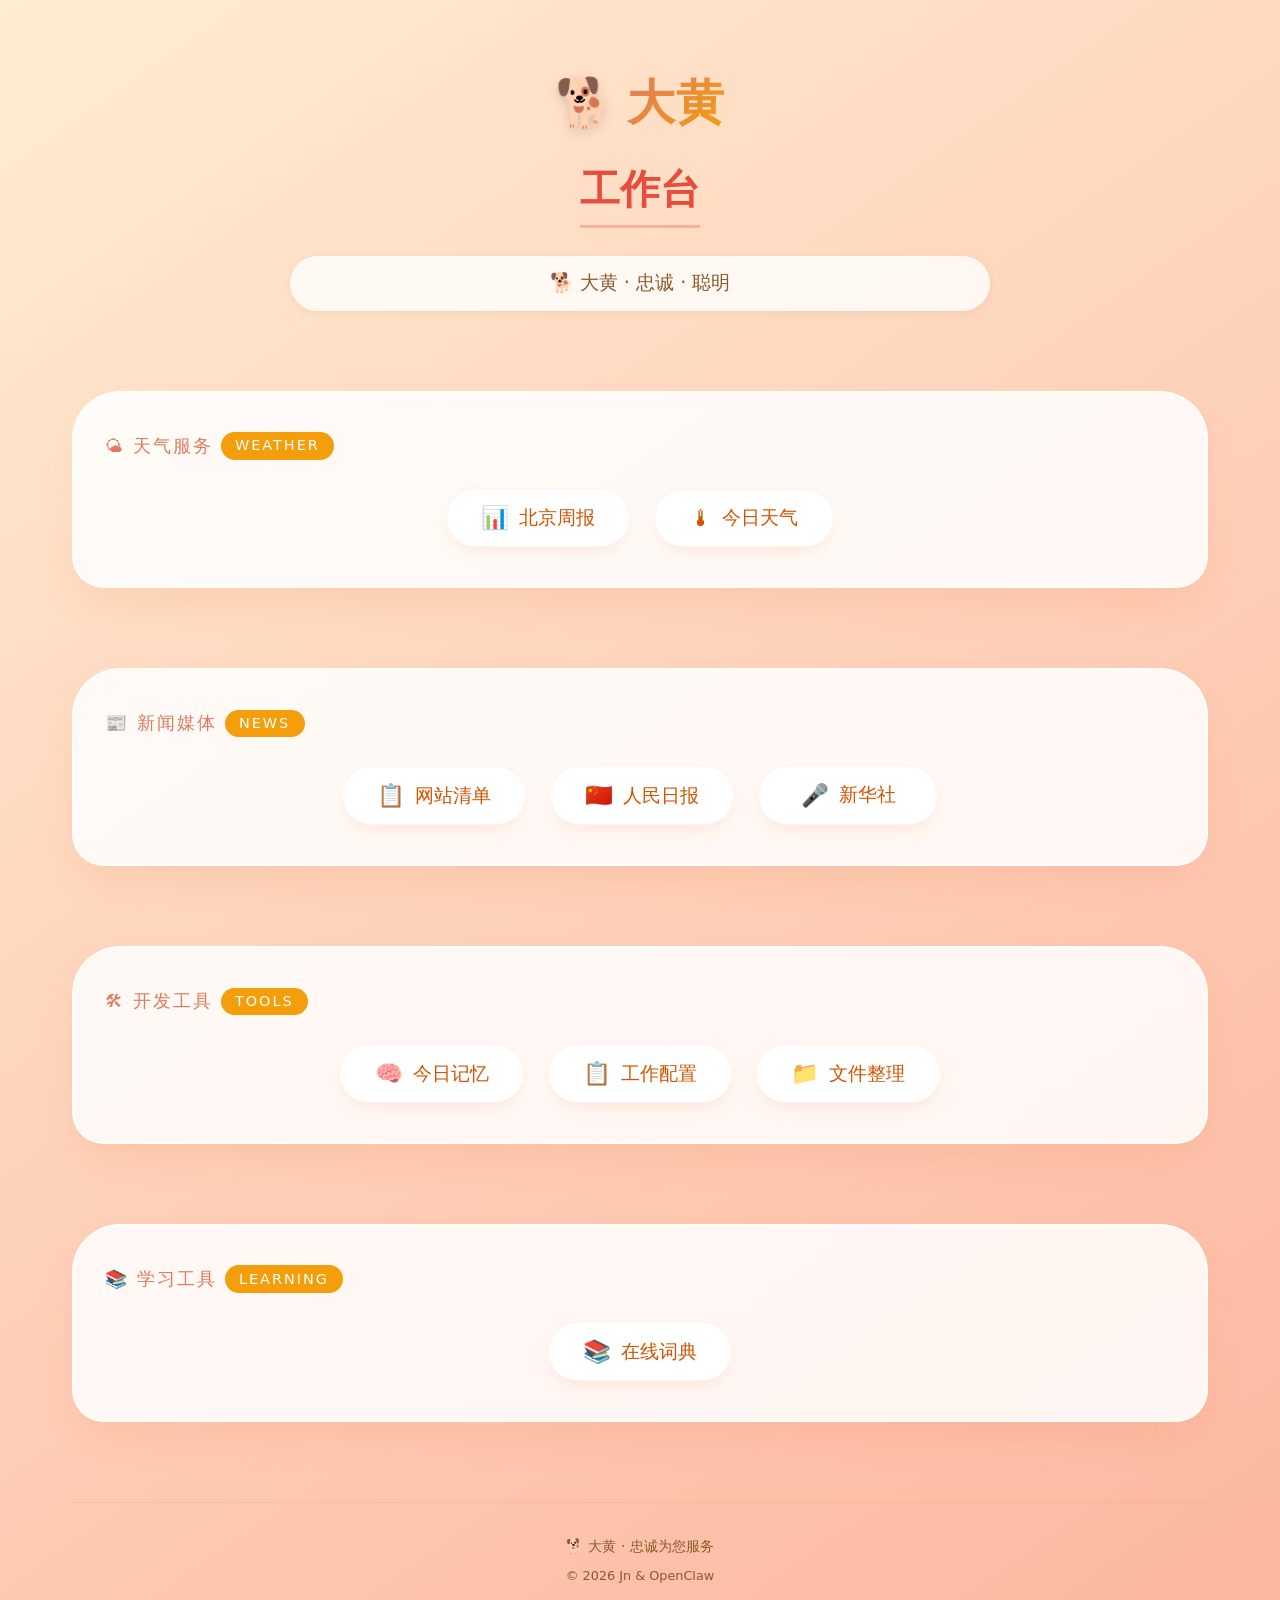
<file: index.html>
<!DOCTYPE html>
<html lang="zh-CN">
<head>
    <meta http-equiv="Content-Type" content="text/html; charset=UTF-8">
    <meta name="viewport" content="width=device-width, initial-scale=1.0">
    <title>大黄的工作台</title>
    <style>
        * {
            margin: 0;
            padding: 0;
            box-sizing: border-box;
        }

        body {
            font-family: 'Segoe UI', Roboto, 'Helvetica Neue', 'Noto Sans', system-ui, sans-serif;
            background: linear-gradient(145deg, #ffecd2 0%, #fcb69f 100%);
            min-height: 100vh;
            display: flex;
            flex-direction: column;
            color: #333;
            line-height: 1.6;
        }

        .layout {
            max-width: 1200px;
            margin: 0 auto;
            padding: 2rem 2rem 1rem;
            width: 100%;
            flex: 1;
            display: flex;
            flex-direction: column;
        }

        .hero {
            text-align: center;
            margin: 2rem 0 3rem 0;
            animation: fadeInUp 0.8s ease-out;
        }

        .dahuang-logo {
            display: flex;
            align-items: center;
            justify-content: center;
            gap: 12px;
            margin-bottom: 1rem;
        }

        .dahuang-logo span {
            font-size: 3rem;
            font-weight: 600;
            background: linear-gradient(135deg, #e07a5f, #f59e0b);
            -webkit-background-clip: text;
            -webkit-text-fill-color: transparent;
            background-clip: text;
            letter-spacing: 1px;
        }

        .dahuang-logo::before {
            content: "🐕";
            font-size: 3rem;
            filter: drop-shadow(0 4px 6px rgba(0,0,0,0.15));
        }

        h1 {
            font-size: 2.5rem;
            font-weight: 600;
            color: #e74c3c;
            margin-bottom: 0.75rem;
            border-bottom: 3px solid rgba(231, 76, 60, 0.3);
            display: inline-block;
            padding-bottom: 0.25rem;
        }

        .subhead {
            font-size: 1.2rem;
            color: #8b5a2b;
            max-width: 700px;
            margin: 1rem auto 0;
            background: rgba(255,255,255,0.8);
            backdrop-filter: blur(4px);
            padding: 0.75rem 2rem;
            border-radius: 60px;
            box-shadow: 0 2px 8px rgba(0,0,0,0.05);
        }

        .tool-section {
            background: rgba(255, 255, 255, 0.85);
            backdrop-filter: blur(8px);
            border-radius: 48px 48px 32px 32px;
            padding: 2.5rem 2rem;
            box-shadow: 0 20px 40px -12px rgba(240, 138, 83, 0.2),
                        0 0 0 1px rgba(255,255,255,0.8) inset;
            border: 1px solid rgba(255,255,255,0.9);
            margin: 2rem 0 3rem 0;
            transition: all 0.3s ease;
        }

        .section-label {
            display: flex;
            align-items: center;
            gap: 0.5rem;
            font-size: 1.1rem;
            text-transform: uppercase;
            letter-spacing: 2px;
            color: #e07a5f;
            margin-bottom: 1.8rem;
            font-weight: 500;
        }

        .section-label span {
            background: #f59e0b;
            color: white;
            padding: 0.15rem 0.9rem;
            border-radius: 30px;
            font-size: 0.9rem;
        }

        .button-grid {
            display: flex;
            flex-wrap: wrap;
            gap: 1.5rem;
            justify-content: center;
            align-items: center;
        }

        .button-grid button {
            background: white;
            border: none;
            padding: 1rem 2.2rem;
            font-size: 1.2rem;
            font-weight: 550;
            color: #d35400;
            border-radius: 60px;
            cursor: pointer;
            box-shadow: 0 8px 18px -8px rgba(240, 138, 83, 0.25),
                        0 0 0 1px rgba(240, 138, 83, 0.1) inset;
            transition: all 0.2s ease;
            min-width: 180px;
            display: inline-flex;
            align-items: center;
            justify-content: center;
            gap: 10px;
            font-family: inherit;
            backdrop-filter: blur(2px);
        }

        .button-grid button:hover {
            background: #fff8e1;
            transform: translateY(-3px);
            box-shadow: 0 16px 24px -10px #f59e0b;
        }

        .button-grid button:active {
            transform: translateY(0);
            transition: 0.05s;
        }

        .button-emoji {
            font-size: 1.4rem;
        }

        footer {
            text-align: center;
            color: #8b5a2b;
            font-size: 0.9rem;
            padding: 2rem 0 0.5rem;
            border-top: 1px solid rgba(240, 138, 83, 0.2);
            margin-top: 2rem;
        }

        @keyframes fadeInUp {
            from {
                opacity: 0;
                transform: translateY(15px);
            }
            to {
                opacity: 1;
                transform: translateY(0);
            }
        }

        @media (max-width: 600px) {
            .layout {
                padding: 1rem;
            }
            h1 {
                font-size: 2rem;
            }
            .button-grid button {
                width: 100%;
                max-width: 280px;
            }
            .subhead {
                font-size: 1rem;
                padding: 0.5rem 1rem;
            }
            .tool-section {
                padding: 1.5rem 1rem;
            }
        }
    </style>
</head>
<body>
    <div class="layout">
        <div class="hero">
            <div class="dahuang-logo">
                <span>大黄</span>
            </div>
            <h1>工作台</h1>
            <div class="subhead">
                🐕 大黄 · 忠诚 · 聪明
            </div>
        </div>

        <div class="tool-section">
            <div class="section-label">
                🌤 天气服务 <span>WEATHER</span>
            </div>
            <div class="button-grid">
                <button onclick="location.href='weather/weekly.html'">
                    <span class="button-emoji">📊</span>
                    <span>北京周报</span>
                </button>
                <button onclick="location.href='weather/index.html'">
                    <span class="button-emoji">🌡</span>
                    <span>今日天气</span>
                </button>
            </div>
        </div>

        <div class="tool-section">
            <div class="section-label">
                📰 新闻媒体 <span>NEWS</span>
            </div>
            <div class="button-grid">
                <button onclick="location.href='paper/newspapers.md'">
                    <span class="button-emoji">📋</span>
                    <span>网站清单</span>
                </button>
                <button onclick="location.href='paper/renminribao.html'">
                    <span class="button-emoji">🇨🇳</span>
                    <span>人民日报</span>
                </button>
                <button onclick="location.href='paper/xinhuashe.html'">
                    <span class="button-emoji">🎤</span>
                    <span>新华社</span>
                </button>
            </div>
        </div>

        <div class="tool-section">
            <div class="section-label">
                🛠 开发工具 <span>TOOLS</span>
            </div>
            <div class="button-grid">
                <button onclick="location.href='memory/2026-03-22.md'">
                    <span class="button-emoji">🧠</span>
                    <span>今日记忆</span>
                </button>
                <button onclick="location.href='AGENTS.md'">
                    <span class="button-emoji">📋</span>
                    <span>工作配置</span>
                </button>
                <button onclick="location.href='tools/file-manager.html'">
                    <span class="button-emoji">📁</span>
                    <span>文件整理</span>
                </button>
            </div>
        </div>

        <div class="tool-section">
            <div class="section-label">
                📚 学习工具 <span>LEARNING</span>
            </div>
            <div class="button-grid">
                <button onclick="location.href='tools/dictionary.html'">
                    <span class="button-emoji">📚</span>
                    <span>在线词典</span>
                </button>
            </div>
        </div>

        <footer>
            <p>🐕 大黄 · 忠诚为您服务</p>
            <p style="margin-top: 0.5rem; font-size: 0.8rem;">© 2026 Jn & OpenClaw</p>
        </footer>
    </div>
</body>
</html>
</file>
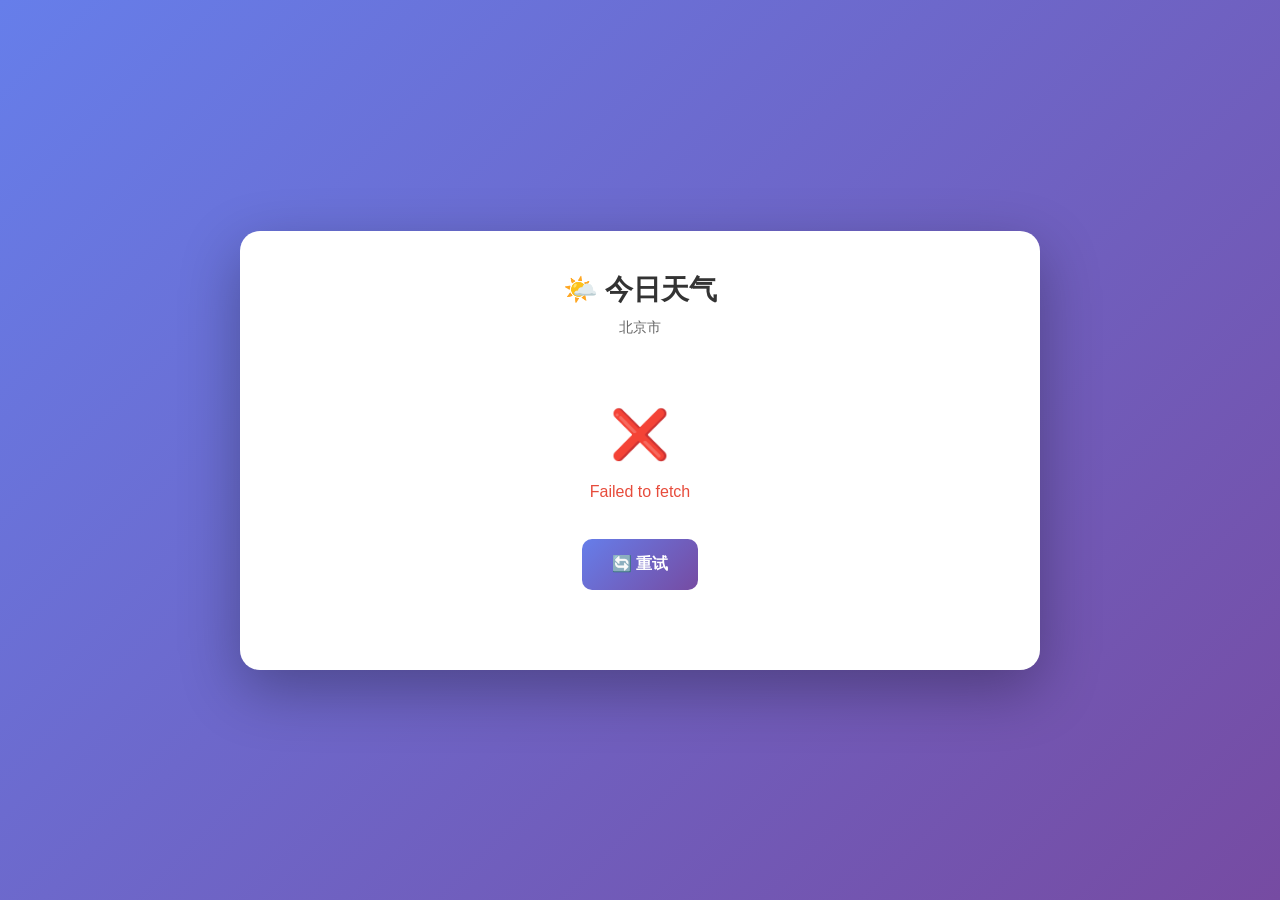
<file: weather/index.html>
<!DOCTYPE html>
<html lang="zh-CN">
<head>
    <meta charset="UTF-8">
    <meta name="viewport" content="width=device-width, initial-scale=1.0">
    <title>今日天气 - 北京</title>
    <style>
        * {
            margin: 0;
            padding: 0;
            box-sizing: border-box;
        }

        body {
            font-family: 'Segoe UI', Tahoma, Geneva, Verdana, sans-serif;
            background: linear-gradient(135deg, #667eea 0%, #764ba2 100%);
            min-height: 100vh;
            display: flex;
            justify-content: center;
            align-items: center;
            padding: 20px;
        }

        .container {
            background: white;
            border-radius: 20px;
            box-shadow: 0 20px 60px rgba(0, 0, 0, 0.3);
            padding: 40px;
            max-width: 800px;
            width: 100%;
        }

        .header {
            text-align: center;
            margin-bottom: 30px;
        }

        .header h1 {
            color: #333;
            font-size: 28px;
            margin-bottom: 10px;
        }

        .header p {
            color: #666;
            font-size: 14px;
        }

        .loading {
            text-align: center;
            padding: 40px;
            color: #666;
            font-size: 18px;
        }

        .weather-card {
            display: none;
        }

        .current-weather {
            text-align: center;
            padding: 30px 0;
            border-bottom: 2px solid #eee;
            margin-bottom: 30px;
        }

        .temp-large {
            font-size: 72px;
            font-weight: bold;
            color: #333;
            margin: 20px 0;
        }

        .weather-icon {
            font-size: 64px;
            margin: 10px 0;
        }

        .weather-desc {
            font-size: 24px;
            color: #666;
            margin-bottom: 15px;
        }

        .weather-details {
            display: grid;
            grid-template-columns: repeat(auto-fit, minmax(150px, 1fr));
            gap: 20px;
            margin-bottom: 30px;
        }

        .detail-item {
            background: #f8f9fa;
            padding: 20px;
            border-radius: 12px;
            text-align: center;
        }

        .detail-label {
            font-size: 12px;
            color: #999;
            margin-bottom: 5px;
            text-transform: uppercase;
        }

        .detail-value {
            font-size: 18px;
            font-weight: bold;
            color: #333;
        }

        .hourly-forecast {
            margin-top: 30px;
        }

        .hourly-title {
            font-size: 18px;
            font-weight: bold;
            color: #333;
            margin-bottom: 15px;
        }

        .hourly-container {
            display: flex;
            gap: 10px;
            overflow-x: auto;
            padding: 10px 0;
        }

        .hourly-item {
            background: #f8f9fa;
            padding: 15px;
            border-radius: 12px;
            min-width: 80px;
            text-align: center;
        }

        .hourly-time {
            font-size: 12px;
            color: #666;
            margin-bottom: 8px;
        }

        .hourly-temp {
            font-size: 18px;
            font-weight: bold;
            color: #333;
            margin-bottom: 5px;
        }

        .hourly-icon {
            font-size: 24px;
        }

        .refresh-btn {
            background: linear-gradient(135deg, #667eea 0%, #764ba2 100%);
            color: white;
            border: none;
            padding: 15px 30px;
            border-radius: 10px;
            font-size: 16px;
            font-weight: bold;
            cursor: pointer;
            transition: transform 0.2s, box-shadow 0.2s;
            margin-top: 20px;
        }

        .refresh-btn:hover {
            transform: translateY(-2px);
            box-shadow: 0 5px 15px rgba(0, 0, 0, 0.2);
        }

        .error {
            text-align: center;
            padding: 40px;
            color: #e74c3c;
        }

        .last-updated {
            text-align: center;
            color: #999;
            font-size: 12px;
            margin-top: 10px;
        }
    </style>
</head>
<body>
    <div class="container">
        <div class="header">
            <h1>🌤️ 今日天气</h1>
            <p>北京市</p>
        </div>

        <div id="loading" class="loading">
            <div style="font-size: 48px; margin-bottom: 20px;">⏳</div>
            正在获取天气数据...
        </div>

        <div id="error" class="error" style="display: none;"></div>

        <div id="weather-card" class="weather-card">
            <div class="current-weather">
                <div id="weather-icon" class="weather-icon"></div>
                <div id="weather-desc" class="weather-desc"></div>
                <div id="temp-large" class="temp-large"></div>
                <p id="temp-range" style="color: #666; font-size: 16px;"></p>
            </div>

            <div class="weather-details">
                <div class="detail-item">
                    <div class="detail-label">体感温度</div>
                    <div id="feels-like" class="detail-value">--</div>
                </div>
                <div class="detail-item">
                    <div class="detail-label">湿度</div>
                    <div id="humidity" class="detail-value">--</div>
                </div>
                <div class="detail-item">
                    <div class="detail-label">风速</div>
                    <div id="wind" class="detail-value">--</div>
                </div>
                <div class="detail-item">
                    <div class="detail-label">降水概率</div>
                    <div id="precip-prob" class="detail-value">--</div>
                </div>
                <div class="detail-item">
                    <div class="detail-label">紫外线指数</div>
                    <div id="uv" class="detail-value">--</div>
                </div>
                <div class="detail-item">
                    <div class="detail-label">日照</div>
                    <div id="sunshine" class="detail-value">--</div>
                </div>
            </div>

            <div class="hourly-forecast">
                <div class="hourly-title">⏰ 未来几小时预报</div>
                <div id="hourly-container" class="hourly-container"></div>
            </div>

            <div style="text-align: center;">
                <button class="refresh-btn" onclick="fetchWeather()">🔄 刷新天气</button>
            </div>

            <div id="last-updated" class="last-updated"></div>
        </div>
    </div>

    <script>
        const WEATHER_ICONS = {
            'sunny': '☀️',
            'partly_cloudy': '⛅',
            'cloudy': '☁️',
            'overcast': '☁️',
            'rain': '🌧️',
            'light_rain': '🌦️',
            'moderate_rain': '🌧️',
            'heavy_rain': '🌧️',
            'thunderstorm': '⛈️',
            'snow': '❄️',
            'light_snow': '🌨️',
            'fog': '🌫️',
            'mist': '🌫️',
            '阴': '☁️',
            '晴': '☀️',
            '多云': '⛅',
            '雨': '🌧️',
            '雪': '❄️',
            '雾': '🌫️'
        };

        const WEATHER_NAMES = {
            '阴': '阴天',
            '晴': '晴朗',
            '多云': '多云',
            '雨': '下雨',
            '雪': '下雪',
            '雾': '有雾'
        };

        async function fetchWeather() {
            showLoading();
            
            try {
                const url = 'https://api.open-meteo.com/v1/forecast?latitude=39.9042&longitude=116.4074&current=temperature_2m,relative_humidity_2m,apparent_temperature,is_day,precipitation,weather_code,cloud_cover,wind_speed_10m&hourly=temperature_2m,relative_humidity_2m,precipitation_probability,precipitation,weather_code,cloud_cover,wind_speed_10m&daily=uv_index_max,sunrise,sunset&forecast_days=1&timezone=Asia%2FShanghai';
                
                const response = await fetch(url);
                
                if (!response.ok) {
                    throw new Error('获取天气数据失败');
                }
                
                const data = await response.json();
                displayWeather(data);
            } catch (error) {
                showError(error.message);
            }
        }

        function showLoading() {
            document.getElementById('loading').style.display = 'block';
            document.getElementById('error').style.display = 'none';
            document.getElementById('weather-card').style.display = 'none';
        }

        function showError(message) {
            document.getElementById('loading').style.display = 'none';
            document.getElementById('error').style.display = 'block';
            document.getElementById('error').innerHTML = `
                <div style="font-size: 48px; margin-bottom: 20px;">❌</div>
                ${message}
                <br><br>
                <button class="refresh-btn" onclick="fetchWeather()">🔄 重试</button>
            `;
            document.getElementById('weather-card').style.display = 'none';
        }

        function getWeatherInfo(code) {
            const weatherCodes = {
                0: { name: '晴', icon: '☀️' },
                1: { name: '晴', icon: '☀️' },
                2: { name: '多云', icon: '⛅' },
                3: { name: '阴', icon: '☁️' },
                45: { name: '雾', icon: '🌫️' },
                48: { name: '雾', icon: '🌫️' },
                51: { name: '小雨', icon: '🌦️' },
                53: { name: '小雨', icon: '🌦️' },
                55: { name: '小雨', icon: '🌦️' },
                61: { name: '雨', icon: '🌧️' },
                63: { name: '中雨', icon: '🌧️' },
                65: { name: '大雨', icon: '🌧️' },
                71: { name: '雪', icon: '❄️' },
                73: { name: '中雪', icon: '❄️' },
                75: { name: '大雪', icon: '❄️' },
                80: { name: '小雨', icon: '🌦️' },
                81: { name: '中雨', icon: '🌧️' },
                82: { name: '大雨', icon: '🌧️' },
                95: { name: '雷雨', icon: '⛈️' },
                96: { name: '雷雨', icon: '⛈️' },
                99: { name: '雷雨', icon: '⛈️' }
            };
            
            return weatherCodes[code] || { name: '未知', icon: '❓' };
        }

        function displayWeather(data) {
            document.getElementById('loading').style.display = 'none';
            document.getElementById('error').style.display = 'none';
            
            const weatherCard = document.getElementById('weather-card');
            weatherCard.style.display = 'block';
            
            // Current weather
            const current = data.current;
            const daily = data.daily;
            const hourly = data.hourly;
            
            const weatherInfo = getWeatherInfo(current.weather_code);
            
            document.getElementById('weather-icon').textContent = weatherInfo.icon;
            document.getElementById('weather-desc').textContent = weatherInfo.name;
            document.getElementById('temp-large').textContent = `${Math.round(current.temperature_2m)}°C`;
            
            // Find min/max temp from hourly
            const todayHourly = hourly.time.filter((t, i) => i < 24);
            const temps = todayHourly.map((_, i) => hourly.temperature_2m[i]);
            const minTemp = Math.round(Math.min(...temps));
            const maxTemp = Math.round(Math.max(...temps));
            
            document.getElementById('temp-range').textContent = `${minTemp}°C / ${maxTemp}°C`;
            
            // Details
            document.getElementById('feels-like').textContent = `${Math.round(current.apparent_temperature)}°C`;
            document.getElementById('humidity').textContent = `${current.relative_humidity_2m}%`;
            document.getElementById('wind').textContent = `${Math.round(current.wind_speed_10m)} km/h`;
            
            // Find current hour index for precipitation
            const now = new Date();
            const currentHourIndex = hourly.time.findIndex(t => {
                const hourlyTime = new Date(t);
                return hourlyTime.getHours() === now.getHours();
            });
            
            if (currentHourIndex !== -1) {
                document.getElementById('precip-prob').textContent = 
                    `${hourly.precipitation_probability[currentHourIndex]}%`;
            }
            
            document.getElementById('uv').textContent = daily.uv_index_max[0] || '--';
            
            const sunrise = new Date(daily.sunrise[0]).toLocaleTimeString('zh-CN', { hour: '2-digit', minute: '2-digit' });
            const sunset = new Date(daily.sunset[0]).toLocaleTimeString('zh-CN', { hour: '2-digit', minute: '2-digit' });
            document.getElementById('sunshine').textContent = `${sunrise} - ${sunset}`;
            
            // Hourly forecast (next 8 hours)
            const hourlyContainer = document.getElementById('hourly-container');
            hourlyContainer.innerHTML = '';
            
            const startIndex = currentHourIndex !== -1 ? currentHourIndex : 0;
            
            for (let i = 0; i < 8 && startIndex + i < hourly.time.length; i++) {
                const idx = startIndex + i;
                const time = new Date(hourly.time[idx]);
                const hourInfo = getWeatherInfo(hourly.weather_code[idx]);
                
                const hourlyItem = document.createElement('div');
                hourlyItem.className = 'hourly-item';
                hourlyItem.innerHTML = `
                    <div class="hourly-time">${time.getHours()}:00</div>
                    <div class="hourly-icon">${hourInfo.icon}</div>
                    <div class="hourly-temp-temp">${Math.round(hourly.temperature_2m[idx])}°C</div>
                `;
                hourlyContainer.appendChild(hourlyItem);
            }
            
            // Last updated
            const updateTime = new Date().toLocaleString('zh-CN', { 
                year: 'numeric', 
                month: '2-digit', 
                day: '2-digit',
                hour: '2-digit', 
                minute: '2-digit', 
                second: '2-digit' 
            });
            document.getElementById('last-updated').textContent = `最后更新: ${updateTime}`;
        }

        // Auto fetch on page load
        window.addEventListener('DOMContentLoaded', fetchWeather);
        
        // Auto refresh every 15 minutes
        setInterval(fetchWeather, 15 * 60 * 1000);
    </script>
</body>
</html>
</file>
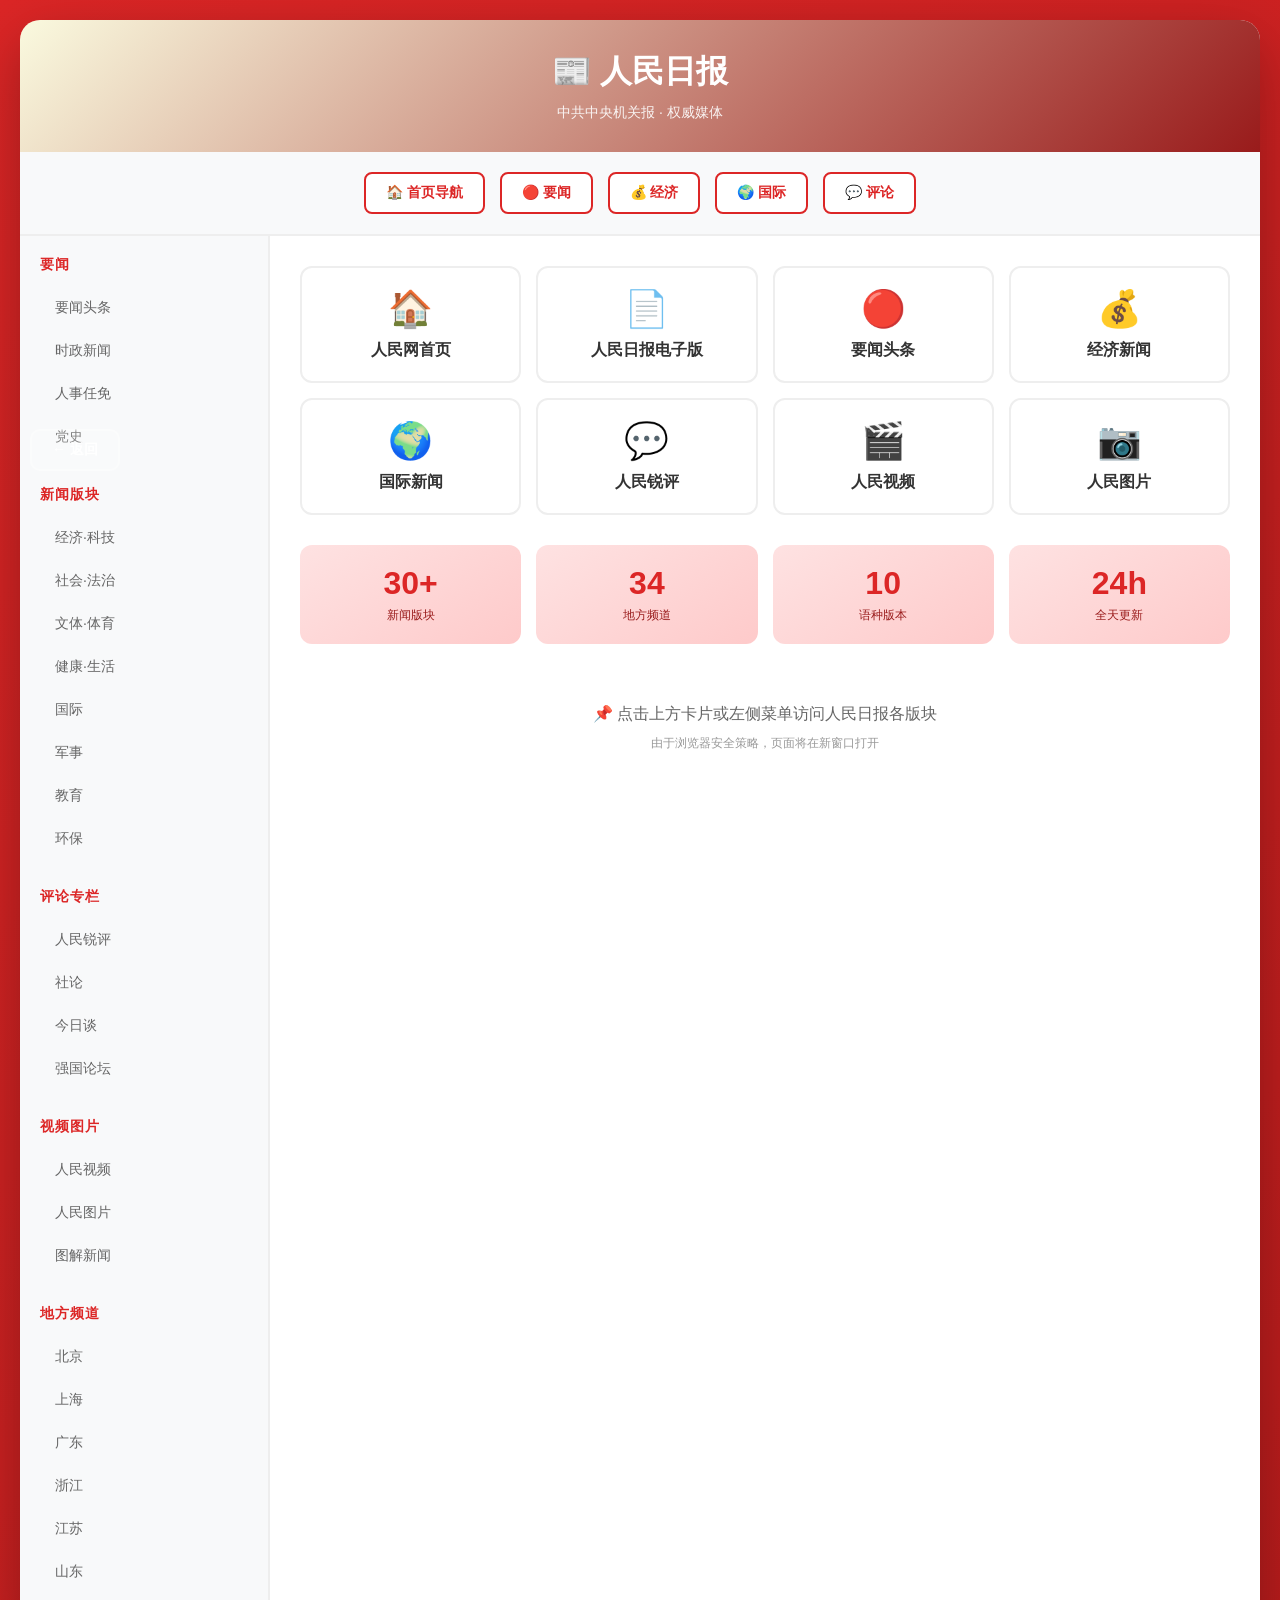
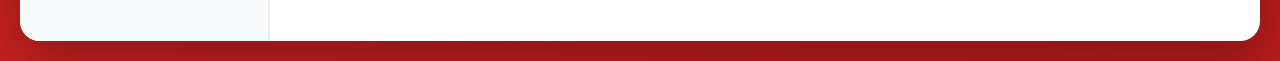
<file: paper/renminribao.html>
<!DOCTYPE html>
<html lang="zh-CN">
<head>
    <meta charset="UTF-8">
    <meta name="viewport" content="width=device-width, initial-scale=1.0">
    <title>人民日报 - 今日新闻</title>
    <style>
        * {
            margin: 0;
            padding: 0;
            box-sizing: border-box;
        }

        body {
            font-family: 'Segoe UI', Tahoma, Geneva, Verdana, sans-serif;
            background: linear-gradient(135deg, #dc2626 0%, #b91c1c 100%);
            min-height: 100vh;
            padding: 20px;
        }

        .container {
            max-width: 1400px;
            margin: 0 auto;
            background: white;
            border-radius: 20px;
            box-shadow: 0 20px 60px rgba(0, 0, 0, 0.3);
            overflow: hidden;
        }

        .header {
            background: linear-gradient(135deg, #dcdc2626 0%, #991b1b 100%);
            color: white;
            padding: 30px;
            text-align: center;
        }

        .header h1 {
            font-size: 32px;
            margin-bottom: 10px;
        }

        .header p {
            font-size: 14px;
            opacity: 0.9;
        }

        .back-btn {
            position: absolute;
            left: 30px;
            top: 50%;
            transform: translateY(-50%);
            background: rgba(255, 255, 255, 0.2);
            color: white;
            border: 2px solid rgba(255, 255, 255, 0.3);
            padding: 10px 20px;
            border-radius: 10px;
            font-size: 14px;
            font-weight: bold;
            cursor: pointer;
            transition: all 0.2s;
        }

        .back-btn:hover {
            background: rgba(255, 255, 255, 0.3);
        }

        .toolbar {
            background: #f8f9fa;
            padding: 20px;
            border-bottom: 2px solid #eee;
            display: flex;
            justify-content: center;
            gap: 15px;
            flex-wrap: wrap;
        }

        .toolbar-btn {
            background: white;
            color: #dc2626;
            border: 2px solid #dc2626;
            padding: 10px 20px;
            border-radius: 8px;
            font-size: 14px;
            font-weight: bold;
            cursor: pointer;
            transition: all 0.2s;
        }

        .toolbar-btn:hover {
            background: #dc2626;
            color: white;
        }

        .content-area {
            display: flex;
            min-height: 600px;
        }

        .sidebar {
            width: 250px;
            background: #f8f9fa;
            border-right: 2px solid #eee;
            overflow-y: auto;
            padding: 20px;
        }

        .sidebar-section {
            margin-bottom: 30px;
        }

        .sidebar-title {
            font-size: 14px;
            font-weight: bold;
            color: #dc2626;
            margin-bottom: 15px;
            text-transform: uppercase;
            letter-spacing: 1px;
        }

        .sidebar-item {
            padding: 10px 15px;
            border-radius: 8px;
            cursor: pointer;
            transition: all 0.2s;
            margin-bottom: 5px;
            font-size: 14px;
            color: #666;
        }

        .sidebar-item:hover {
            background: white;
            color: #dc2626;
            box-shadow: 0 2px 8px rgba(0, 0, 0, 0.1);
        }

        .sidebar-item.active {
            background: #dc2626;
            color: white;
        }

        .main-content {
            flex: 1;
            padding: 0;
            overflow: hidden;
        }

        .quick-links {
            display: grid;
            grid-template-columns: repeat(auto-fit, minmax(200px, 1fr));
            gap: 15px;
            padding: 30px;
        }

        .quick-link-card {
            background: white;
            border: 2px solid #eee;
            border-radius: 12px;
            padding: 20px;
            text-align: center;
            cursor: pointer;
            transition: all 0.2s;
        }

        .quick-link-card:hover {
            border-color: #dc2626;
            box-shadow: 0 4px 12px rgba(220, 38, 38, 0.2);
            transform: translateY(-2px);
        }

        .quick-link-icon {
            font-size: 36px;
            margin-bottom: 10px;
        }

        .quick-link-title {
            font-size: 16px;
            font-weight: bold;
            color: #333;
        }

        .stats {
            display: grid;
            grid-template-columns: repeat(auto-fit, minmax(150px, 1fr));
            gap: 15px;
            padding: 0 30px 30px;
        }

        .stat-card {
            background: linear-gradient(145deg, #fee2e2 0%, #fecaca 100%);
            border-radius: 12px;
            padding: 20px;
            text-align: center;
        }

        .stat-number {
            font-size: 32px;
            font-weight: bold;
            color: #dc2626;
            margin-bottom: 5px;
        }

        .stat-label {
            font-size: 12px;
            color: #991b1b;
        }

        .info-box {
            padding: 30px;
            text-align: center;
            color: #666;
        }

        .info-box p {
            margin-bottom: 10px;
        }

        .info-note {
            font-size: 12px;
            color: #999;
        }

        @media (max-width: 768px) {
            .content-area {
                flex-direction: column;
            }
            .sidebar {
                width: 100%;
                max-height: 300px;
            }
            .header h1 {
                font-size: 24px;
            }
            .header {
                padding: 20px;
            }
            .back-btn {
                position: relative;
                margin-bottom: 10px;
                left: 0;
                top: 0;
                transform: none;
            }
        }
    </style>
</head>
<body>
    <div class="container">
        <div class="header">
            <button class="back-btn" onclick="location.href='../index.html'">← 返回</button>
            <h1>📰 人民日报</h1>
            <p>中共中央机关报 · 权威媒体</p>
        </div>

        <div class="toolbar">
            <button class="toolbar-btn" onclick="showQuickLinks()">🏠 首页导航</button>
            <button class="toolbar-btn" onclick="openUrl('http://cpc.people.com.cn/')">🔴 要闻</button>
            <button class="toolbar-btn" onclick="openUrl('http://finance.people.com.cn/')">💰 经济</button>
            <button class="toolbar-btn" onclick="openUrl('http://world.people.com.cn/')">🌍 国际</button>
            <button class="toolbar-btn" onclick="openUrl('http://opinion.people.com.cn/')">💬 评论</button>
        </div>

        <div class="content-area">
            <div class="sidebar">
                <div class="sidebar-section">
                    <div class="sidebar-title">要闻</div>
                    <div class="sidebar-item" onclick="openUrl('http://cpc.people.com.cn/')">要闻头条</div>
                    <div class="sidebar-item" onclick="openUrl('http://politics.people.com.cn/')">时政新闻</div>
                    <div class="sidebar-item" onclick="openUrl('http://renshi.people.com.cn/')">人事任免</div>
                    <div class="sidebar-item" onclick="openUrl('http://dangshi.people.com.cn/')">党史</div>
                </div>

                <div class="sidebar-section">
                    <div class="sidebar-title">新闻版块</div>
                    <div class="sidebar-item" onclick="openUrl('http://finance.people.com.cn/')">经济·科技</div>
                    <div class="sidebar-item" onclick="openUrl('http://society.people.com.cn/')">社会·法治</div>
                    <div class="sidebar-item" onclick="openUrl('http://ent.people.com.cn/')">文体·体育</div>
                    <div class="sidebar-item" onclick="openUrl('http://health.people.com.cn/')">健康·生活</div>
                    <div class="sidebar-item" onclick="openUrl('http://world.people.com.cn/')">国际</div>
                    <div class="sidebar-item" onclick="openUrl('http://military.people.com.cn/')">军事</div>
                    <div class="sidebar-item" onclick="openUrl('http://edu.people.com.cn/')">教育</div>
                    <div class="sidebar-item" onclick="openUrl('http://env.people.com.cn/')">环保</div>
                </div>

                <div class="sidebar-section">
                    <div class="sidebar-title">评论专栏</div>
                    <div class="sidebar-item" onclick="openUrl('http://opinion.people.com.cn/')">人民锐评</div>
                    <div class="sidebar-item" onclick="openUrl('http://opinion.people.com.cn/GB/8213/49160/49179/index.html')">社论</div>
                    <div class="sidebar-item" onclick="openUrl('http://opinion.people.com.cn/GB/8213/49160/49221/index.html')">今日谈</div>
                    <div class="sidebar-item" onclick="openUrl('http://bbs1.people.com.cn/')">强国论坛</div>
                </div>

                <div class="sidebar-section">
                    <div class="sidebar-title">视频图片</div>
                    <div class="sidebar-item" onclick="openUrl('http://v.people.cn/')">人民视频</div>
                    <div class="sidebar-item" onclick="openUrl('http://pic.people.com.cn/')">人民图片</div>
                    <div class="sidebar-item" onclick="openUrl('http://graphicnews.people.com.cn/')">图解新闻</div>
                </div>

                <div class="sidebar-section">
                    <div class="sidebar-title">地方频道</div>
                    <div class="sidebar-item" onclick="openUrl('http://bj.people.com.cn/')">北京</div>
                    <div class="sidebar-item" onclick="openUrl('http://sh.people.com.cn/')">上海</div>
                    <div class="sidebar-item" onclick="openUrl('http://gd.people.com.cn/')">广东</div>
                    <div class="sidebar-item" onclick="openUrl('http://zj.people.com.cn/')">浙江</div>
                    <div class="sidebar-item" onclick="openUrl('http://js.people.com.cn/')">江苏</div>
                    <div class="sidebar-item" onclick="openUrl('http://sd.people.com.cn/')">山东</div>
                </div>
            </div>

            <div class="main-content" id="main-content">
                <div id="quick-links-content" style="overflow-y: auto; height: 100%;">
                    <div class="quick-links">
                        <div class="quick-link-card" onclick="openUrl('http://www.people.com.cn/')">
                            <div class="quick-link-icon">🏠</div>
                            <div class="quick-link-title">人民网首页</div>
                        </div>
                        <div class="quick-link-card" onclick="openUrl('http://paper.people.com.cn/rmrb/')">
                            <div class="quick-link-icon">📄</div>
                            <div class="quick-link-title">人民日报电子版</div>
                        </div>
                        <div class="quick-link-card" onclick="openUrl('http://cpc.people.com.cn/')">
                            <div class="quick-link-icon">🔴</div>
                            <div class="quick-link-title">要闻头条</div>
                        </div>
                        <div class="quick-link-card" onclick="openUrl('http://finance.people.com.cn/')">
                            <div class="quick-link-icon">💰</div>
                            <div class="quick-link-title">经济新闻</div>
                        </div>
                        <div class="quick-link-card" onclick="openUrl('http://world.people.com.cn/')">
                            <div class="quick-link-icon">🌍</div>
                            <div class="quick-link-title">国际新闻</div>
                        </div>
                        <div class="quick-link-card" onclick="openUrl('http://opinion.people.com.cn/')">
                            <div class="quick-link-icon">💬</div>
                            <div class="quick-link-title">人民锐评</div>
                        </div>
                        <div class="quick-link-card" onclick="openUrl('http://v.people.cn/')">
                            <div class="quick-link-icon">🎬</div>
                            <div class="quick-link-title">人民视频</div>
                        </div>
                        <div class="quick-link-card" onclick="openUrl('http://pic.people.com.cn/')">
                            <div class="quick-link-icon">📷</div>
                            <div class="quick-link-title">人民图片</div>
                        </div>
                    </div>

                    <div class="stats">
                        <div class="stat-card">
                            <div class="stat-number">30+</div>
                            <div class="stat-label">新闻版块</div>
                        </div>
                        <div class="stat-card">
                            <div class="stat-number">34</div>
                            <div class="stat-label">地方频道</div>
                        </div>
                        <div class="stat-card">
                            <div class="stat-number">10</div>
                            <div class="stat-label">语种版本</div>
                        </div>
                        <div class="stat-card">
                            <div class="stat-number">24h</div>
                            <div class="stat-label">全天更新</div>
                        </div>
                    </div>

                    <div class="info-box">
                        <p>📌 点击上方卡片或左侧菜单访问人民日报各版块</p>
                        <p class="info-note">由于浏览器安全策略，页面将在新窗口打开</p>
                    </div>
                </div>
            </div>
        </div>
    </div>

    <script>
        function openUrl(url) {
            window.open(url, '_blank');
        }

        function showQuickLinks() {
            // 快速导航默认显示，无需切换
        }
    </script>
</body>
</html>
</file>
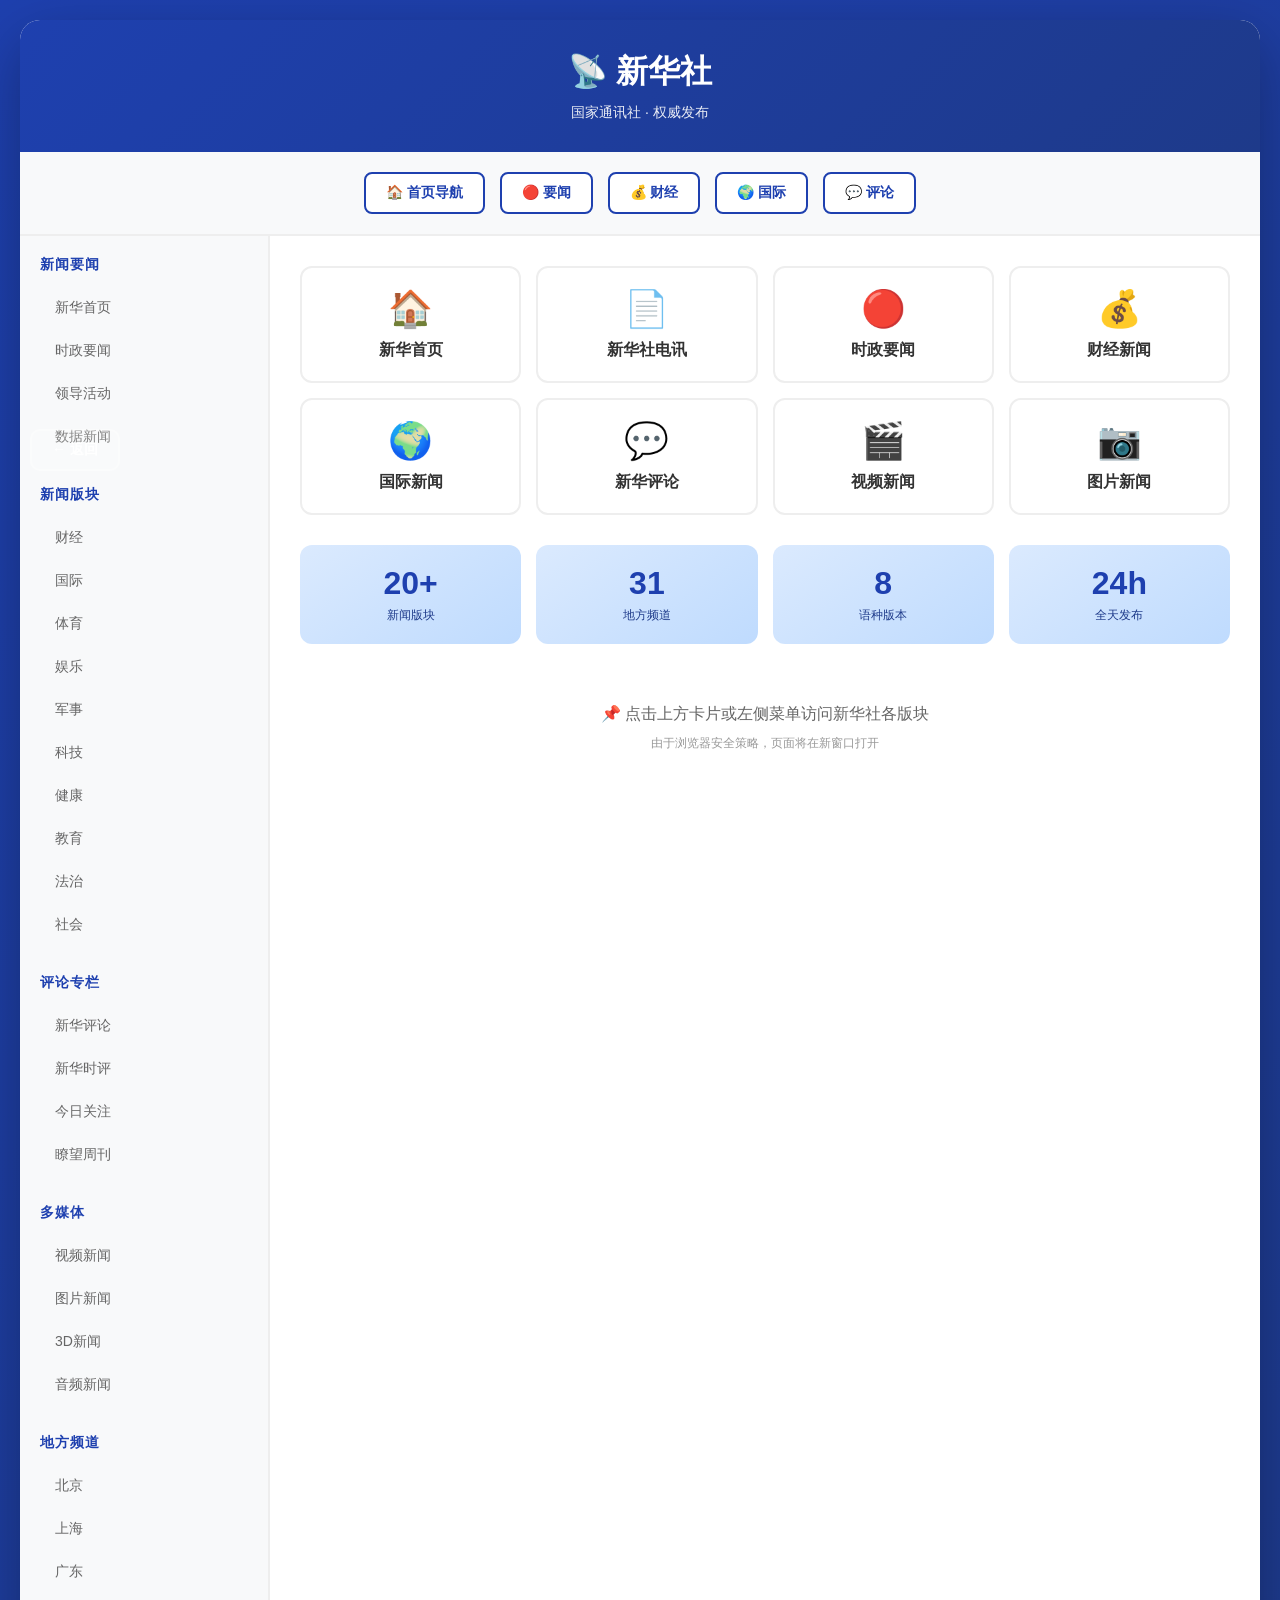
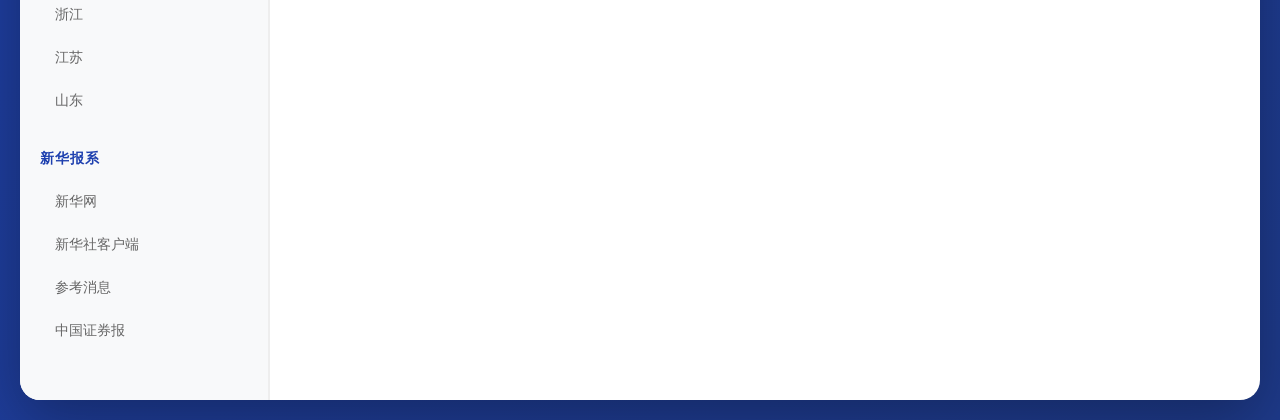
<file: paper/xinhuashe.html>
<!DOCTYPE html>
<html lang="zh-CN">
<head>
    <meta charset="UTF-8">
    <meta name="viewport" content="width=device-width, initial-scale=1.0">
    <title>新华社 - 今日新闻</title>
    <style>
        * {
            margin: 0;
            padding: 0;
            box-sizing: border-box;
        }

        body {
            font-family: 'Segoe UI', Tahoma, Geneva, Verdana, sans-serif;
            background: linear-gradient(135deg, #1e40af 0%, #1e3a8a 100%);
            min-height: 100vh;
            padding: 20px;
        }

        .container {
            max-width: 1400px;
            margin: 0 auto;
            background: white;
            border-radius: 20px;
            box-shadow: 0 20px 60px rgba(0, 0, 0, 0.3);
            overflow: hidden;
        }

        .header {
            background: linear-gradient(135deg, #1e40af 0%, #1e3a8a 100%);
            color: white;
            padding: 30px;
            text-align: center;
        }

        .header h1 {
            font-size: 32px;
            margin-bottom: 10px;
        }

        .header p {
            font-size: 14px;
            opacity: 0.9;
        }

        .back-btn {
            position: absolute;
            left: 30px;
            top: 50%;
            transform: translateY(-50%);
            background: rgba(255, 255, 255, 0.2);
            color: white;
            border: 2px solid rgba(255, 255, 255, 0.3);
            padding: 10px 20px;
            border-radius: 10px;
            font-size: 14px;
            font-weight: bold;
            cursor: pointer;
            transition: all 0.2s;
        }

        .back-btn:hover {
            background: rgba(255, 255, 255, 0.3);
        }

        .toolbar {
            background: #f8f9fa;
            padding: 20px;
            border-bottom: 2px solid #eee;
            display: flex;
            justify-content: center;
            gap: 15px;
            flex-wrap: wrap;
        }

        .toolbar-btn {
            background: white;
            color: #1e40af;
            border: 2px solid #1e40af;
            padding: 10px 20px;
            border-radius: 8px;
            font-size: 14px;
            font-weight: bold;
            cursor: pointer;
            transition: all 0.2s;
        }

        .toolbar-btn:hover {
            background: #1e40af;
            color: white;
        }

        .content-area {
            display: flex;
            min-height: 600px;
        }

        .sidebar {
            width: 250px;
            background: #f8f9fa;
            border-right: 2px solid #eee;
            overflow-y: auto;
            padding: 20px;
        }

        .sidebar-section {
            margin-bottom: 30px;
        }

        .sidebar-title {
            font-size: 14px;
            font-weight: bold;
            color: #1e40af;
            margin-bottom: 15px;
            text-transform: uppercase;
            letter-spacing: 1px;
        }

        .sidebar-item {
            padding: 10px 15px;
            border-radius: 8px;
            cursor: pointer;
            transition: all 0.2s;
            margin-bottom: 5px;
            font-size: 14px;
            color: #666;
        }

        .sidebar-item:hover {
            background: white;
            color: #1e40af;
            box-shadow: 0 2px 8px rgba(0, 0, 0, 0.1);
        }

        .sidebar-item.active {
            background: #1e40af;
            color: white;
        }

        .main-content {
            flex: 1;
            padding: 0;
            overflow: hidden;
        }

        .quick-links {
            display: grid;
            grid-template-columns: repeat(auto-fit, minmax(200px, 1fr));
            gap: 15px;
            padding: 30px;
        }

        .quick-link-card {
            background: white;
            border: 2px solid #eee;
            border-radius: 12px;
            padding: 20px;
            text-align: center;
            cursor: pointer;
            transition: all 0.2s;
        }

        .quick-link-card:hover {
            border-color: #1e40af;
            box-shadow: 0 4px 12px rgba(30, 64, 175, 0.2);
            transform: translateY(-2px);
        }

        .quick-link-icon {
            font-size: 36px;
            margin-bottom: 10px;
        }

        .quick-link-title {
            font-size: 16px;
            font-weight: bold;
            color: #333;
        }

        .stats {
            display: grid;
            grid-template-columns: repeat(auto-fit, minmax(150px, 1fr));
            gap: 15px;
            padding: 0 30px 30px;
        }

        .stat-card {
            background: linear-gradient(145deg, #dbeafe 0%, #bfdbfe 100%);
            border-radius: 12px;
            padding: 20px;
            text-align: center;
        }

        .stat-number {
            font-size: 32px;
            font-weight: bold;
            color: #1e40af;
            margin-bottom: 5px;
        }

        .stat-label {
            font-size: 12px;
            color: #1e3a8a;
        }

        .info-box {
            padding: 30px;
            text-align: center;
            color: #666;
        }

        .info-box p {
            margin-bottom: 10px;
        }

        .info-note {
            font-size: 12px;
            color: #999;
        }

        @media (max-width: 768px) {
            .content-area {
                flex-direction: column;
            }
            .sidebar {
                width: 100%;
                max-height: 300px;
            }
            .header h1 {
                font-size: 24px;
            }
            .header {
                padding: 20px;
            }
            .back-btn {
                position: relative;
                margin-bottom: 10px;
                left: 0;
                top: 0;
                transform: none;
            }
        }
    </style>
</head>
<body>
    <div class="container">
        <div class="header">
            <button class="back-btn" onclick="location.href='../index.html'">← 返回</button>
            <h1>📡 新华社</h1>
            <p>国家通讯社 · 权威发布</p>
        </div>

        <div class="toolbar">
            <button class="toolbar-btn" onclick="showQuickLinks()">🏠 首页导航</button>
            <button class="toolbar-btn" onclick="openUrl('http://www.news.cn/politics/')">🔴 要闻</button>
            <button class="toolbar-btn" onclick="openUrl('http://www.news.cn/fortune/')">💰 财经</button>
            <button class="toolbar-btn" onclick="openUrl('http://www.news.cn/world/')">🌍 国际</button>
            <button class="toolbar-btn" onclick="openUrl('http://www.news.cn/comments/')">💬 评论</button>
        </div>

        <div class="content-area">
            <div class="sidebar">
                <div class="sidebar-section">
                    <div class="sidebar-title">新闻要闻</div>
                    <div class="sidebar-item" onclick="openUrl('http://www.news.cn/')">新华首页</div>
                    <div class="sidebar-item" onclick="openUrl('http://www.news.cn/politics/')">时政要闻</div>
                    <div class="sidebar-item" onclick="openUrl('http://www.news.cn/politics/leaders/')">领导活动</div>
                    <div class="sidebar-item" onclick="openUrl('http://www.news.cn/politics/data/')">数据新闻</div>
                </div>

                <div class="sidebar-section">
                    <div class="sidebar-title">新闻版块</div>
                    <div class="sidebar-item" onclick="openUrl('http://www.news.cn/fortune/')">财经</div>
                    <div class="sidebar-item" onclick="openUrl('http://www.news.cn/world/')">国际</div>
                    <div class="sidebar-item" onclick="openUrl('http://www.news.cn/sports/')">体育</div>
                    <div class="sidebar-item" onclick="openUrl('http://www.news.cn/ent/')">娱乐</div>
                    <div class="sidebar-item" onclick="openUrl('http://www.news.cn/mil/')">军事</div>
                    <div class="sidebar-item" onclick="openUrl('http://www.news.cn/tech/')">科技</div>
                    <div class="sidebar-item" onclick="openUrl('http://www.news.cn/health/')">健康</div>
                    <div class="sidebar-item" onclick="openUrl('http://www.news.cn/edu/')">教育</div>
                    <div class="sidebar-item" onclick="openUrl('http://www.news.cn/legal/')">法治</div>
                    <div class="sidebar-item" onclick="openUrl('http://www.news.cn/society/')">社会</div>
                </div>

                <div class="sidebar-section">
                    <div class="sidebar-title">评论专栏</div>
                    <div class="sidebar-item" onclick="openUrl('http://www.news.cn/comments/')">新华评论</div>
                    <div class="sidebar-item" onclick="openUrl('http://www.news.cn/comments/index_s.htm')">新华时评</div>
                    <div class="sidebar-item" onclick="openUrl('http://www.news.cn/comments/index_j.htm')">今日关注</div>
                    <div class="sidebar-item" onclick="openUrl('http://www.news.cn/weekly/')">瞭望周刊</div>
                </div>

                <div class="sidebar-section">
                    <div class="sidebar-title">多媒体</div>
                    <div class="sidebar-item" onclick="openUrl('http://www.news.cn/video/')">视频新闻</div>
                    <div class="sidebar-item" onclick="openUrl('http://www.news.cn/photo/')">图片新闻</div>
                    <div class="sidebar-item" onclick="openUrl('http://www.news.cn/3d/')">3D新闻</div>
                    <div class="sidebar-item" onclick="openUrl('http://www.xinhuanet.com/multimedia/audio.htm')">音频新闻</div>
                </div>

                <div class="sidebar-section">
                    <div class="sidebar-title">地方频道</div>
                    <div class="sidebar-item" onclick="openUrl('http://www.bj.xinhuanet.com/')">北京</div>
                    <div class="sidebar-item" onclick="openUrl('http://www.sh.xinhuanet.com/')">上海</div>
                    <div class="sidebar-item" onclick="openUrl('http://www.gd.xinhuanet.com/')">广东</div>
                    <div class="sidebar-item" onclick="openUrl('http://www.zj.xinhuanet.com/')">浙江</div>
                    <div class="sidebar-item" onclick="openUrl('http://www.js.xinhuanet.com/')">江苏</div>
                    <div class="sidebar-item" onclick="openUrl('http://www.sd.xinhuanet.com/')">山东</div>
                </div>

                <div class="sidebar-section">
                    <div class="sidebar-title">新华报系</div>
                    <div class="sidebar-item" onclick="openUrl('http://www.news.cn/xinhuanet/')">新华网</div>
                    <div class="sidebar-item" onclick="openUrl('http://www.news.cn/xinhua/')">新华社客户端</div>
                    <div class="sidebar-item" onclick="openUrl('http://www.news.cn/cankao/')">参考消息</div>
                    <div class="sidebar-item" onclick="openUrl('http://www.news.cn/chinanews/')">中国证券报</div>
                </div>
            </div>

            <div class="main-content" id="main-content">
                <div id="quick-links-content" style="overflow-y: auto; height: 100%;">
                    <div class="quick-links">
                        <div class="quick-link-card" onclick="openUrl('http://www.news.cn/')">
                            <div class="quick-link-icon">🏠</div>
                            <div class="quick-link-title">新华首页</div>
                        </div>
                        <div class="quick-link-card" onclick="openUrl('http://www.xinhuanet.com/xhs/')">
                            <div class="quick-link-icon">📄</div>
                            <div class="quick-link-title">新华社电讯</div>
                        </div>
                        <div class="quick-link-card" onclick="openUrl('http://www.news.cn/politics/')">
                            <div class="quick-link-icon">🔴</div>
                            <div class="quick-link-title">时政要闻</div>
                        </div>
                        <div class="quick-link-card" onclick="openUrl('http://www.news.cn/fortune/')">
                            <div class="quick-link-icon">💰</div>
                            <div class="quick-link-title">财经新闻</div>
                        </div>
                        <div class="quick-link-card" onclick="openUrl('http://www.news.cn/world/')">
                            <div class="quick-link-icon">🌍</div>
                            <div class="quick-link-title">国际新闻</div>
                        </div>
                        <div class="quick-link-card" onclick="openUrl('http://www.news.cn/comments/')">
                            <div class="quick-link-icon">💬</div>
                            <div class="quick-link-title">新华评论</div>
                        </div>
                        <div class="quick-link-card" onclick="openUrl('http://www.news.cn/video/')">
                            <div class="quick-link-icon">🎬</div>
                            <div class="quick-link-title">视频新闻</div>
                        </div>
                        <div class="quick-link-card" onclick="openUrl('http://www.news.cn/photo/')">
                            <div class="quick-link-icon">📷</div>
                            <div class="quick-link-title">图片新闻</div>
                        </div>
                    </div>

                    <div class="stats">
                        <div class="stat-card">
                            <div class="stat-number">20+</div>
                            <div class="stat-label">新闻版块</div>
                        </div>
                        <div class="stat-card">
                            <div class="stat-number">31</div>
                            <div class="stat-label">地方频道</div>
                        </div>
                        <div class="stat-card">
                            <div class="stat-number">8</div>
                            <div class="stat-label">语种版本</div>
                        </div>
                        <div class="stat-card">
                            <div class="stat-number">24h</div>
                            <div class="stat-label">全天发布</div>
                        </div>
                    </div>

                    <div class="info-box">
                        <p>📌 点击上方卡片或左侧菜单访问新华社各版块</p>
                        <p class="info-note">由于浏览器安全策略，页面将在新窗口打开</p>
                    </div>
                </div>
            </div>
        </div>
    </div>

    <script>
        function openUrl(url) {
            window.open(url, '_blank');
        }

        function showQuickLinks() {
            // 快速导航默认显示，无需切换
        }
    </script>
</body>
</html>
</file>
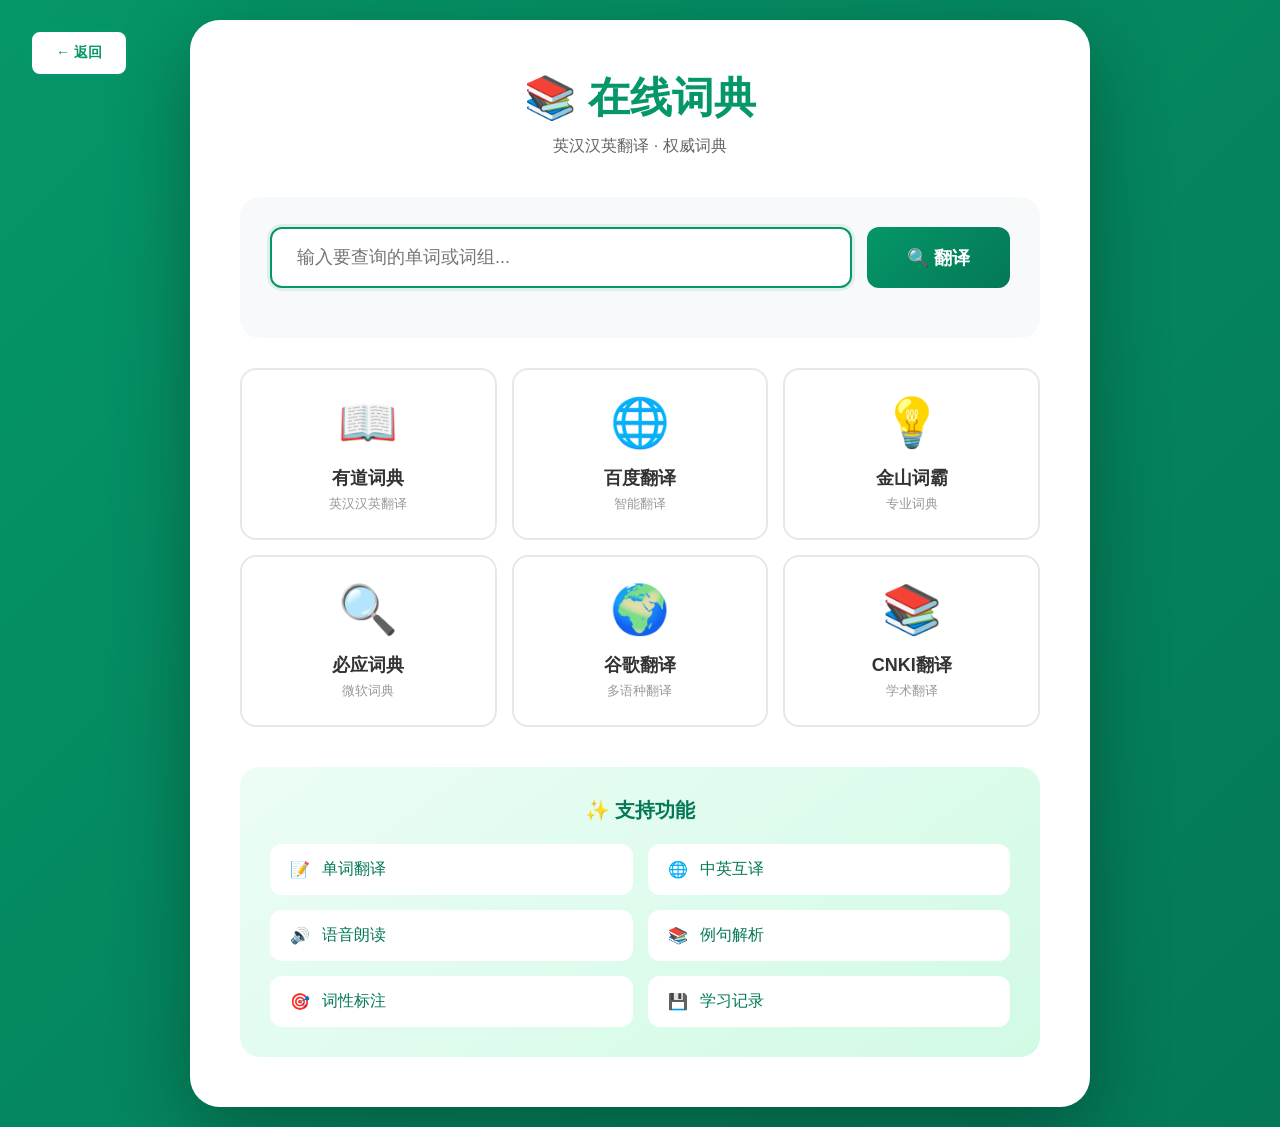
<file: tools/dictionary.html>
<!DOCTYPE html>
<html lang="zh-CN">
<head>
    <meta charset="UTF-8">
    <meta name="viewport" content="width=device-width, initial-scale=1.0">
    <title>在线词典 - 英汉汉英翻译</title>
    <style>
        * {
            margin: 0;
            padding: 0;
            box-sizing: border-box;
        }

        body {
            font-family: 'Segoe UI', Tahoma, Geneva, Verdana, sans-serif;
            background: linear-gradient(135deg, #059669 0%, #047857 100%);
            min-height: 100vh;
            display: flex;
            justify-content: center;
            align-items: center;
            padding: 20px;
        }

        .container {
            background: white;
            border-radius: 30px;
            box-shadow: 0 25px 80px rgba(0, 0, 0, 0.3);
            padding: 50px;
            max-width: 900px;
            width: 100%;
        }

        .header {
            text-align: center;
            margin-bottom: 40px;
        }

        .header h1 {
            font-size: 42px;
            color: #059669;
            margin-bottom: 10px;
            display: flex;
            align-items: center;
            justify-content: center;
            gap: 15px;
        }

        .header p {
            font-size: 16px;
            color: #666;
        }

        .back-btn {
            position: absolute;
            top: 30px;
            left: 30px;
            background: white;
            color: #059669;
            border: 2px solid #059669;
            padding: 12px 24px;
            border-radius: 10px;
            font-size: 14px;
            font-weight: bold;
            cursor: pointer;
            transition: all 0.2s;
        }

        .back-btn:hover {
            background: #059669;
            color: white;
            box-shadow: 0 4px 12px rgba(5, 150, 105, 0.3);
        }

        .search-box {
            background: #f8f9fa;
            border-radius: 20px;
            padding: 30px;
            margin-bottom: 30px;
        }

        .input-group {
            display: flex;
            gap: 15px;
            margin-bottom: 20px;
        }

        .input-group input {
            flex: 1;
            padding: 18px 25px;
            font-size: 18px;
            border: 2px solid #e5e7eb;
            border-radius: 12px;
            transition: all 0.2s;
            font-family: inherit;
        }

        .input-group input:focus {
            outline: none;
            border-color: #059669;
            box-shadow: 0 0 0 3px rgba(5, 150, 105, 0.1);
        }

        .search-btn {
            background: linear-gradient(135deg, #059669 0%, #047857 100%);
            color: white;
            border: none;
            padding: 18px 40px;
            font-size: 18px;
            font-weight: bold;
            border-radius: 12px;
            cursor: pointer;
            transition: all 0.2s;
        }

        .search-btn:hover {
            transform: translateY(-2px);
            box-shadow: 0 8px 20px rgba(5, 150, 105, 0.3);
        }

        .dictionary-options {
            display: grid;
            grid-template-columns: repeat(auto-fit, minmax(200px, 1fr));
            gap: 15px;
        }

        .dict-card {
            background: white;
            border: 2px solid #e5e7eb;
            border-radius: 16px;
            padding: 25px 20px;
            text-align: center;
            cursor: pointer;
            transition: all 0.2s;
        }

        .dict-card:hover {
            border-color: #059669;
            box-shadow: 0 8px 24px rgba(5, 150, 105, 0.15);
            transform: translateY(-4px);
        }

        .dict-icon {
            font-size: 48px;
            margin-bottom: 15px;
        }

        .dict-name {
            font-size: 18px;
            font-weight: bold;
            color: #333;
            margin-bottom: 5px;
        }

        .dict-desc {
            font-size: 13px;
            color: #999;
        }

        .features {
            margin-top: 40px;
            background: linear-gradient(145deg, #ecfdf5 0%, #d1fae5 100%);
            border-radius: 20px;
            padding: 30px;
        }

        .features h3 {
            color: #047857;
            font-size: 20px;
            margin-bottom: 20px;
            text-align: center;
        }

        .feature-list {
            display: grid;
            grid-template-columns: repeat(auto-fit, minmax(250px, 1fr));
            gap: 15px;
        }

        .feature-item {
            background: white;
            padding: 15px 20px;
            border-radius: 12px;
            display: flex;
            align-items: center;
            gap: 12px;
        }

        .feature-item span {
            font-size: 16px;
            color: #047857;
        }

        .history {
            margin-top: 30px;
        }

        .history h3 {
            color: #047857;
            font-size: 18px;
            margin-bottom: 15px;
            display: flex;
            align-items: center;
            gap: 10px;
        }

        .history-tags {
            display: flex;
            flex-wrap: wrap;
            gap: 10px;
        }

        .history-tag {
            background: white;
            color: #059669;
            padding: 8px 16px;
            border-radius: 20px;
            font-size: 14px;
            cursor: pointer;
            transition: all 0.2s;
            border: 1px solid #059669;
        }

        .history-tag:hover {
            background: #059669;
            color: white;
        }

        @media (max-width: 600px) {
            .container {
                padding: 30px 20px;
            }
            .header h1 {
                font-size: 32px;
            }
            .input-group {
                flex-direction: column;
            }
            .search-btn {
                width: 100%;
            }
            .back-btn {
                position: relative;
                margin-bottom: 20px;
                top: 0;
                left: 0;
            }
        }
    </style>
</head>
<body>
    <div class="container">
        <button class="back-btn" onclick="location.href='../index.html'">← 返回</button>
        
        <div class="header">
            <h1>📚 在线词典</h1>
            <p>英汉汉英翻译 · 权威词典</p>
        </div>

        <div class="search-box">
            <div class="input-group">
                <input type="text" id="searchInput" placeholder="输入要查询的单词或词组..." autofocus>
                <button class="search-btn" onclick="searchAll()">🔍 翻译</button>
            </div>
        </div>

        <div class="dictionary-options">
            <div class="dict-card" onclick="openDict('youdao')">
                <div class="dict-icon">📖</div>
                <div class="dict-name">有道词典</div>
                <div class="dict-desc">英汉汉英翻译</div>
            </div>

            <div class="dict-card" onclick="openDict('baidu')">
                <div class="dict-icon">🌐</div>
                <div class="dict-name">百度翻译</div>
                <div class="dict-desc">智能翻译</div>
            </div>

            <div class="dict-card" onclick="openDict('iciba')">
                <div class="dict-icon">💡</div>
                <div class="dict-name">金山词霸</div>
                <div class="dict-desc">专业词典</div>
            </div>

            <div class="dict-card" onclick="openDict('bing')">
                <div class="dict-icon">🔍</div>
                <div class="dict-name">必应词典</div>
                <div class="dict-desc">微软词典</div>
            </div>

            <div class="dict-card" onclick="openDict('google')">
                <div class="dict-icon">🌍</div>
                <div class="dict-name">谷歌翻译</div>
                <div class="dict-desc">多语种翻译</div>
            </div>

            <div class="dict-card" onclick="openDict('cnki')">
                <div class="dict-icon">📚</div>
                <div class="dict-name">CNKI翻译</div>
                <div class="dict-desc">学术翻译</div>
            </div>
        </div>

        <div class="features">
            <h3>✨ 支持功能</h3>
            <div class="feature-list">
                <div class="feature-item">
                    <span>📝</span>
                    <span>单词翻译</span>
                </div>
                <div class="feature-item">
                    <span>🌐</span>
                    <span>中英互译</span>
                </div>
                <div class="feature-item">
                    <span>🔊</span>
                    <span>语音朗读</span>
                </div>
                <div class="feature-item">
                    <span>📚</span>
                    <span>例句解析</span>
                </div>
                <div class="feature-item">
                    <span>🎯</span>
                    <span>词性标注</span>
                </div>
                <div class="feature-item">
                    <span>💾</span>
                    <span>学习记录</span>
                </div>
            </div>
        </div>

        <div class="history" id="historySection" style="display: none;">
            <h3>🕐 查询历史</h3>
            <div class="history-tags" id="historyTags"></div>
        </div>
    </div>

    <script>
        const dictUrls = {
            youdao: 'https://dict.youdao.com/search?q=',
            baidu: 'https://fanyi.baidu.com/#auto/zh/',
            iciba: 'https://www.iciba.com/word?word=',
            bing: 'https://cn.bing.com/dict/search?q=',
            google: 'https://translate.google.cn/?sl=auto&tl=zh-CN&text=',
            cnki: 'https://dict.cnki.net/dict_result.aspx?searchword='
        };

        const dictNames = {
            youdao: '有道词典',
            baidu: '百度翻译',
            iciba: '金山词霸',
            bing: '必应词典',
            google: '谷歌翻译',
            cnki: 'CNKI翻译'
        };

        let searchHistory = [];

        function getSearchQuery() {
            const input = document.getElementById('searchInput');
            return input.value.trim();
        }

        function openDict(dictType) {
            const query = getSearchQuery();
            
            if (!query) {
                alert('请输入要查询的单词或词组');
                return;
            }

            const url = dictUrls[dictType] + encodeURIComponent(query);
            window.open(url, '_blank');
            
            // 保存到历史记录
            saveToHistory(query);
        }

        function searchAll() {
            const query = getSearchQuery();
            
            if (!query) {
                alert('请输入要查询的单词或词组');
                return;
            }

            // 默认打开有道词典
            openDict('youdao');
        }

        function saveToHistory(query) {
            // 避免重复
            if (searchHistory.includes(query)) {
                return;
            }

            searchHistory.unshift(query);
            
            // 最多保留10条
            if (searchHistory.length > 10) {
                searchHistory = searchHistory.slice(0, 10);
            }

            // 保存到localStorage
            localStorage.setItem('dictionaryHistory', JSON.stringify(searchHistory));
            
            // 更新显示
            updateHistoryDisplay();
        }

        function loadHistory() {
            const saved = localStorage.getItem('dictionaryHistory');
            if (saved) {
                searchHistory = JSON.parse(saved);
                updateHistoryDisplay();
            }
        }

        function updateHistoryDisplay() {
            const historySection = document.getElementById('historySection');
            const historyTags = document.getElementById('historyTags');
            
            if (searchHistory.length === 0) {
                historySection.style.display = 'none';
                return;
            }

            historySection.style.display = 'block';
            historyTags.innerHTML = '';

            searchHistory.forEach(query => {
                const tag = document.createElement('div');
                tag.className = 'history-tag';
                tag.textContent = query;
                tag.onclick = function() {
                    document.getElementById('searchInput').value = query;
                };
                historyTags.appendChild(tag);
            });
        }

        // 回车键触发搜索
        document.getElementById('searchInput').addEventListener('keypress', function(e) {
            if (e.key === 'Enter') {
                searchAll();
            }
        });

        // 页面加载时读取历史记录
        window.addEventListener('DOMContentLoaded', loadHistory);
    </script>
</body>
</html>
</file>
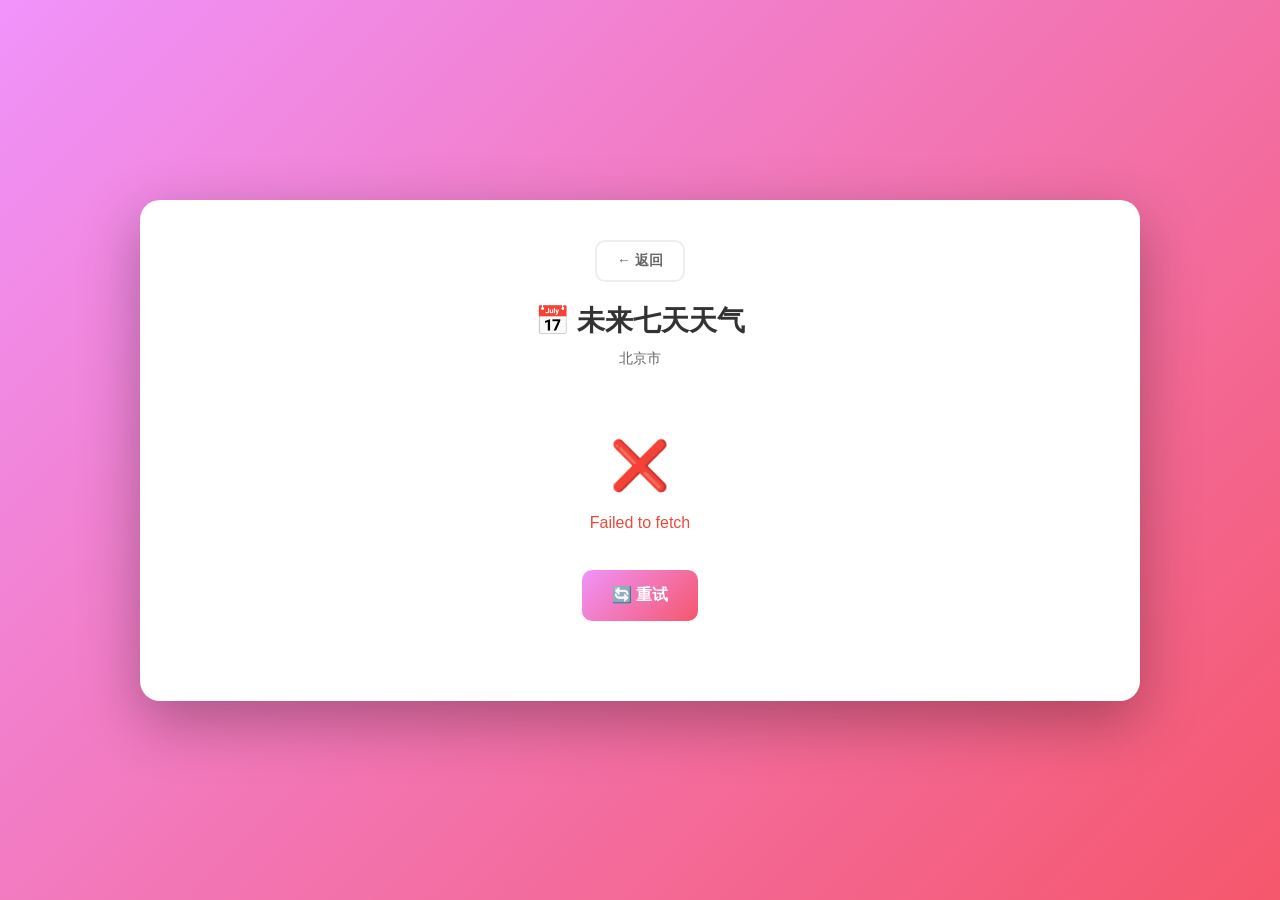
<file: weather/weekly.html>
<!DOCTYPE html>
<html lang="zh-CN">
<head>
    <meta charset="UTF-8">
    <meta name="viewport" content="width=device-width, initial-scale=1.0">
    <title>未来七天天气 - 北京</title>
    <style>
        * {
            margin: 0;
            padding: 0;
            box-sizing: border-box;
        }

        body {
            font-family: 'Segoe UI', Tahoma, Geneva, Verdana, sans-serif;
            background: linear-gradient(135deg, #f093fb 0%, #f5576c 100%);
            min-height: 100vh;
            display: flex;
            justify-content: center;
            align-items: center;
            padding: 20px;
        }

        .container {
            background: white;
            border-radius: 20px;
            box-shadow: 0 20px 60px rgba(0, 0, 0, 0.3);
            padding: 40px;
            max-width: 1000px;
            width: 100%;
        }

        .header {
            text-align: center;
            margin-bottom: 30px;
        }

        .header h1 {
            color: #333;
            font-size: 28px;
            margin-bottom: 10px;
        }

        .header p {
            color: #666;
            font-size: 14px;
        }

        .loading {
            text-align: center;
            padding: 40px;
            color: #666;
            font-size: 18px;
        }

        .forecast-container {
            display: none;
        }

        .weekly-grid {
            display: grid;
            grid-template-columns: repeat(auto-fit, minmax(120px, 1fr));
            gap: 15px;
            margin-bottom: 30px;
        }

        .day-card {
            background: linear-gradient(145deg, #f8f9fa 0%, #e9ecef 100%);
            border-radius: 15px;
            padding: 20px 15px;
            text-align: center;
            transition: all 0.3s ease;
            border: 2px solid transparent;
        }

        .day-card:hover {
            transform: translateY(-5px);
            border-color: #f5576c;
            box-shadow: 0 8px 20px rgba(245, 87, 108, 0.2);
        }

        .day-card.today {
            background: linear-gradient(145deg, #fff5f5 0%, #ffe8e8 100%);
            border-color: #f5576c;
        }

        .day-name {
            font-size: 16px;
            font-weight: bold;
            color: #333;
            margin-bottom: 10px;
        }

        .day-date {
            font-size: 12px;
            color: #999;
            margin-bottom: 10px;
        }

        .day-icon {
            font-size: 48px;
            margin: 10px 0;
        }

        .day-weather {
            font-size: 14px;
            color: #666;
            margin-bottom: 10px;
        }

        .day-temp {
            font-size: 24px;
            font-weight: bold;
            color: #333;
            margin-bottom: 5px;
        }

        .day-details {
            font-size: 12px;
            color: #999;
        }

        .detail-section {
            background: #f8f9fa;
            border-radius: 12px;
            padding: 20px;
            margin-top: 30px;
        }

        .detail-title {
            font-size: 18px;
            font-weight: bold;
            color: #333;
            margin-bottom: 15px;
            display: flex;
            align-items: center;
            gap: 10px;
        }

        .detail-grid {
            display: grid;
            grid-template-columns: repeat(auto-fit fanciful, minmax(200px, 1fr));
            gap: 15px;
        }

        .detail-item {
            background: white;
            padding: 15px;
            border-radius: 10px;
            display: flex;
            align-items: center;
            gap: 15px;
        }

        .detail-icon {
            font-size: 28px;
            width: 40px;
            text-align: center;
        }

        .detail-content {
            flex: 1;
        }

        .detail-label {
            font-size: 12px;
            color: #999;
            margin-bottom: 5px;
        }

        .detail-value {
            font-size: 16px;
            font-weight: bold;
            color: #333;
        }

        .refresh-btn {
            background: linear-gradient(135deg, #f093fb 0%, #f5576c 100%);
            color: white;
            border: none;
            padding: 15px 30px;
            border-radius: 10px;
            font-size: 16px;
            font-weight: bold;
            cursor: pointer;
            transition: transform 0.2s, box-shadow 0.2s;
            margin-top: 20px;
        }

        .refresh-btn:hover {
            transform: translateY(-2px);
            box-shadow: 0 5px 15px rgba(245, 87, 108, 0.3);
        }

        .error {
            text-align: center;
            padding: 40px;
            color: #e74c3c;
        }

        .last-updated {
            text-align: center;
            color: #999;
            font-size: 12px;
            margin-top: 10px;
        }

        .back-btn {
            background: white;
            color: #666;
            border: 2px solid #eee;
            padding: 10px 20px;
            border-radius: 10px;
            font-size: 14px;
            font-weight: bold;
            cursor: pointer;
            transition: all 0.2s;
            margin-bottom: 20px;
            display: inline-block;
        }

        .back-btn:hover {
            background: #f8f9fa;
            border-color: #ddd;
        }

        @media (max-width: 600px) {
            .container {
                padding: 20px;
            }
            .weekly-grid {
                grid-template-columns: repeat(2, 1fr);
            }
        }
    </style>
</head>
<body>
    <div class="container">
        <div class="header">
            <button class="back-btn" onclick="location.href='../index.html'">← 返回</button>
            <h1>📅 未来七天天气</h1>
            <p>北京市</p>
        </div>

        <div id="loading" class="loading">
            <div style="font-size: 48px; margin-bottom: 20px;">⏳</div>
            正在获取天气数据...
        </div>

        <div id="error" class="error" style="display: none;"></div>

        <div id="forecast-container" class="forecast-container">
            <div id="weekly-grid" class="weekly-grid"></div>

            <div class="detail-section">
                <div class="detail-title">
                    <span>📊</span>
                    <span>七日统计</span>
                </div>
                <div id="detail-grid" class="detail-grid"></div>
            </div>

            <div style="text-align: center;">
                <button class="refresh-btn" onclick="fetchWeather()">🔄 刷新天气</button>
            </div>

            <div id="last-updated" class="last-updated"></div>
        </div>
    </div>

    <script>
        const DAY_NAMES = ['周日', '周一', '周二', '周三', '周四', '周五', '周六'];

        function getWeatherInfo(code) {
            const weatherCodes = {
                0: { name: '晴', icon: '☀️' },
                1: { name: '晴', icon: '☀️' },
                2: { name: '多云', icon: '⛅' },
                3: { name: '阴', icon: '☁️' },
                45: { name: '雾', icon: '🌫️' },
                48: { name: '雾', icon: '🌫️' },
                51: { name: '小雨', icon: '🌦️' },
                53: { name: '小雨', icon: '🌦️' },
                55: { name: '小雨', icon: '🌦️' },
                61: { name: '雨', icon: '🌟️' },
                63: { name: '中雨', icon: '🌧️' },
                65: { name: '大雨', icon: '🌧️' },
                71: { name: '雪', icon: '❄️' },
                73: { name: '中雪', icon: '❄️' },
                75: { name: '大雪', icon: '❄️' },
                80: { name: '小雨', icon: '🌦️' },
                81: { name: '中雨', icon: '🌧️' },
                82: { name: '大雨', icon: '🌧️' },
                95: { name: '雷雨', icon: '⛈️' },
                96: { name: '雷雨', icon: '⛈️' },
                99: { name: '雷雨', icon: '⛈️' }
            };
            
            return weatherCodes[code] || { name: '未知', icon: '❓' };
        }

        async function fetchWeather() {
            showLoading();
            
            try {
                const url = 'https://api.open-meteo.com/v1/forecast?latitude=39.9042&longitude=116.4074&daily=weather_code,temperature_2m_max,temperature_2m_min,uv_index_max,precipitation_probability_max,precipitation_sum,sunrise,sunset,wind_speed_10m_max&forecast_days=7&timezone=Asia%2FShanghai';
                
                const response = await fetch(url);
                
                if (!response.ok) {
                    throw new Error('获取天气数据失败');
                }
                
                const data = await response.json();
                displayWeather(data);
            } catch (error) {
                showError(error.message);
            }
        }

        function showLoading() {
            document.getElementById('loading').style.display = 'block';
            document.getElementById('error').style.display = 'none';
            document.getElementById('forecast-container').style.display = 'none';
        }

        function showError(message) {
            document.getElementById('loading').style.display = 'none';
            document.getElementById('error').style.display = 'block';
            document.getElementById('error').innerHTML = `
                <div style="font-size: 48px; margin-bottom: 20px;">❌</div>
                ${message}
                <br><br>
                <button class="refresh-btn" onclick="fetchWeather()">🔄 重试</button>
            `;
            document.getElementById('forecast-container').style.display = 'none';
        }

        function displayWeather(data) {
            document.getElementById('loading').style.display = 'none';
            document.getElementById('error').style.display = 'none';
            
            const forecastContainer = document.getElementById('forecast-container');
            forecastContainer.style.display = 'block';
            
            const daily = data.daily;
            const weeklyGrid = document.getElementById('weekly-grid');
            weeklyGrid.innerHTML = '';
            
            const today = new Date().toDateString();
            
            daily.time.forEach((time, index) => {
                const date = new Date(time);
                const weatherInfo = getWeatherInfo(daily.weather_code[index]);
                const isToday = date.toDateString() === today;
                
                const dayCard = document.createElement('div');
                dayCard.className = `day-card ${isToday ? 'today' : ''}`;
                dayCard.innerHTML = `
                    <div class="day-name">${isToday ? '今天' : DAY_NAMES[date.getDay()]}</div>
                    <div class="day-date">${date.getMonth() + 1}/${date.getDate()}</div>
                    <div class="day-icon">${weatherInfo.icon}</div>
                    <div class="day-weather">${weatherInfo.name}</div>
                    <div class="day-temp">${Math.round(daily.temperature_2m_max[index])}°</div>
                    <div class="day-details">
                        ${Math.round(daily.temperature_2m_min[index])}° / UV ${daily.uv_index_max[index]}
                    </div>
                `;
                weeklyGrid.appendChild(dayCard);
            });
            
            // Detail statistics
            const detailGrid = document.getElementById('detail-grid');
            detailGrid.innerHTML = '';
            
            // Calculate statistics
            const maxTempAll = Math.max(...daily.temperature_2m_max);
            const minTempAll = Math.min(...daily.temperature_2m_min);
            const avgMaxTemp = Math.round(daily.temperature_2m_max.reduce((a, b) => a + b) / daily.temperature_2m_max.length);
            const avgMinTemp = Math.round(daily.temperature_2m_min.reduce((a, b) => a + b) / daily.temperature_2m_min.length);
            const maxUV = Math.max(...daily.uv_index_max);
            const avgPrecipProb = Math.round(daily.precipitation_probability_max.reduce((a, b) => a + b) / daily.precipitation_probability_max.length);
            const totalPrecip = daily.precipitation_sum.reduce((a, b) => a + b, 0);
            const maxWind = Math.round(Math.max(...daily.wind_speed_10m_max));
            
            const details = [
                { icon: '🌡️', label: '最高温度', value: `${maxTempAll}°C` },
                { icon: '❄️', label: '最低温度', value: `${minTempAll}°C` },
                { icon: '📊', label: '平均高温', value: `${avgMaxTemp}°C` },
                { icon: '📉', label: '平均低温', value: `${avgMinTemp}°C` },
                { icon: '☀️', label: '最大紫外线', value: maxUV },
                { icon: '🌧️', label: '平均降水概率', value: `${avgPrecipProb}%` },
                { icon: '💧', label: '七日总降水量', value: `${totalPrecip.toFixed(1)}mm` },
                { icon: '💨', label: '最大风速', value: `${maxWind} km/h` }
            ];
            
            details.forEach(detail => {
                const detailItem = document.createElement('div');
                detailItem.className = 'detail-item';
                detailItem.innerHTML = `
                    <div class="detail-icon">${detail.icon}</div>
                    <div class="detail-content">
                        <div class="detail-label">${detail.label}</div>
                        <div class="detail-value">${detail.value}</div>
                    </div>
                `;
                detailGrid.appendChild(detailItem);
            });
            
            // Last updated
            const updateTime = new Date().toLocaleString('zh-CN', { 
                year: 'numeric', 
                month: '2-digit', 
                day: '2-digit',
                hour: '2-digit', 
                minute: '2-digit', 
                second: '2-digit' 
            });
            document.getElementById('last-updated').textContent = `最后更新: ${updateTime}`;
        }

        // Auto fetch on page load
        window.addEventListener('DOMContentLoaded', fetchWeather);
        
        // Auto refresh every 30 minutes
        setInterval(fetchWeather, 30 * 60 * 1000);
    </script>
</body>
</html>
</file>
